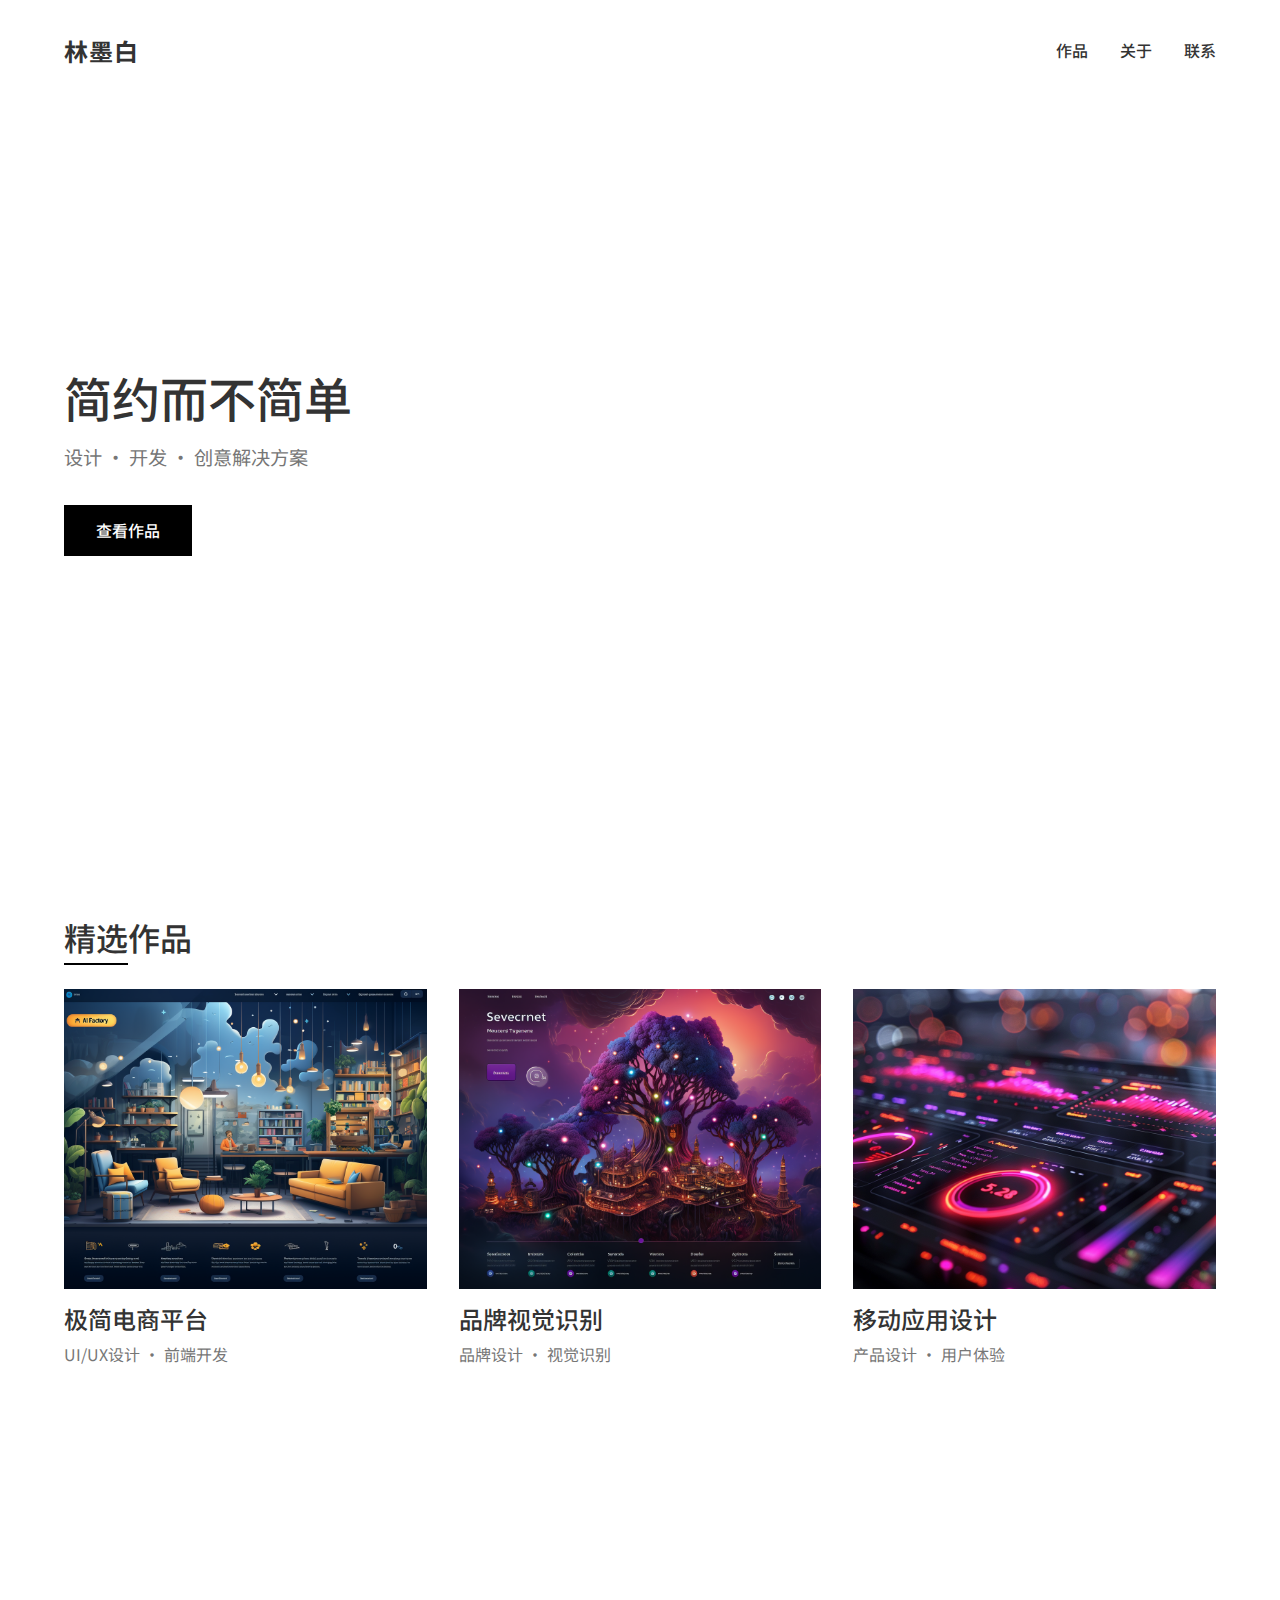
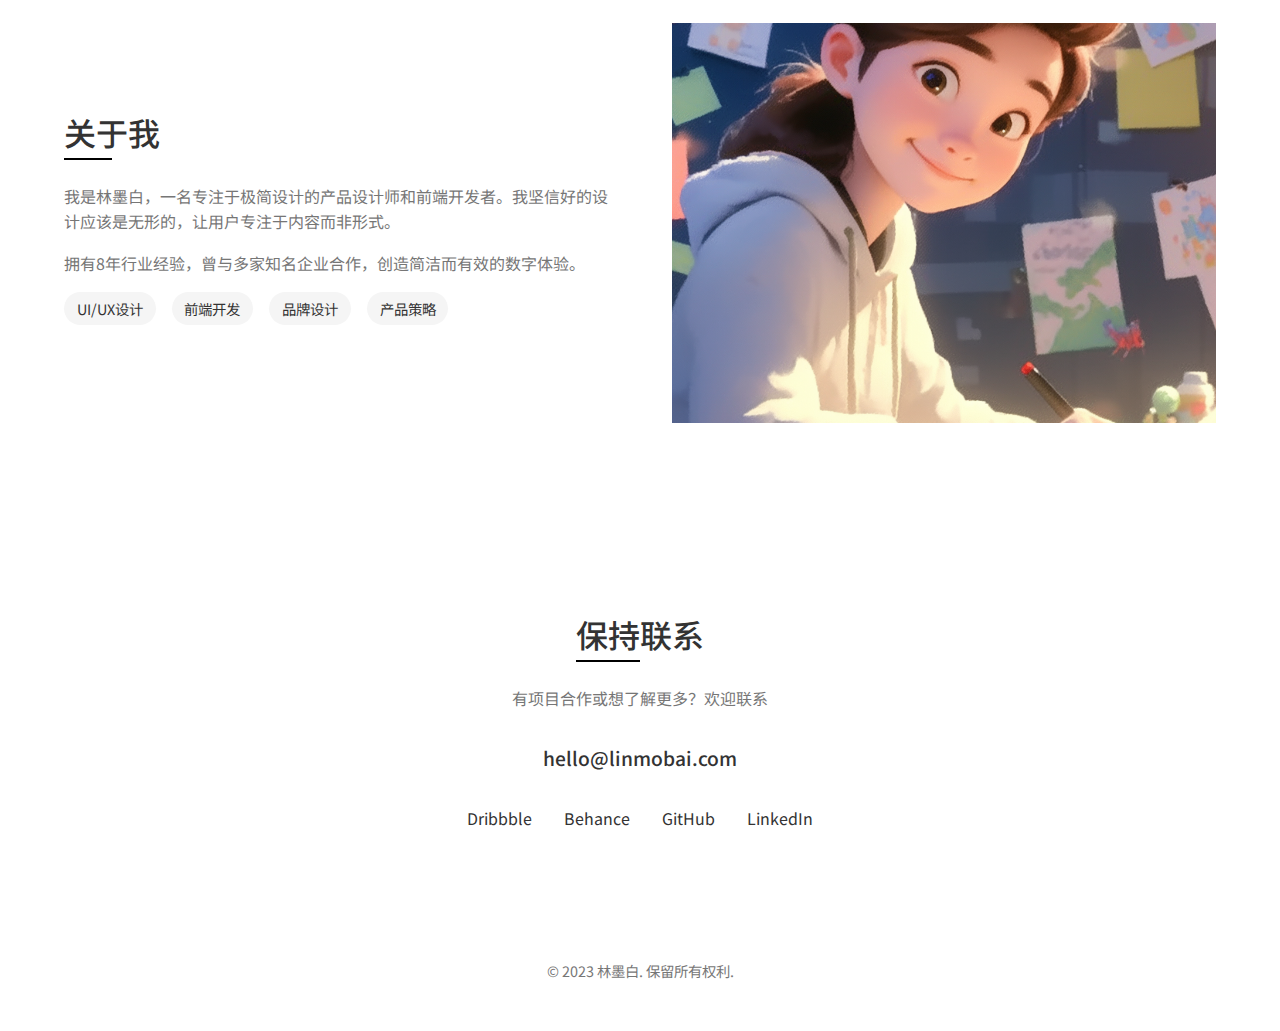
<file: index.html>
<!DOCTYPE html>
<html lang="zh-CN">
<head>
    <meta charset="UTF-8">
    <meta name="viewport" content="width=device-width, initial-scale=1.0">
    <title>林墨白 | 设计师 & 开发者</title>
    <link rel="stylesheet" href="styles.css">
    <link href="https://fonts.googleapis.com/css2?family=Noto+Sans+SC:wght@300;400;500;700&display=swap" rel="stylesheet">
</head>
<body>
    <div class="container">
        <!-- 导航栏 -->
        <nav class="navbar">
            <div class="logo">林墨白</div>
            <ul class="nav-links">
                <li><a href="#work">作品</a></li>
                <li><a href="#about">关于</a></li>
                <li><a href="#contact">联系</a></li>
            </ul>
        </nav>

        <!-- 英雄区域 -->
        <section class="hero">
            <h1>简约而不简单</h1>
            <p class="subtitle">设计 · 开发 · 创意解决方案</p>
            <a href="#work" class="cta-button">查看作品</a>
        </section>

        <!-- 作品展示 -->
        <section id="work" class="work-section">
            <h2>精选作品</h2>
            <div class="work-grid">
                <div class="work-item">
                    <div class="work-image" style="background-image: url('AI Factory.png')"></div>
                    <h3>极简电商平台</h3>
                    <p>UI/UX设计 · 前端开发</p>
                </div>
                <div class="work-item">
                    <div class="work-image" style="background-image: url('Architect.png')"></div>
                    <h3>品牌视觉识别</h3>
                    <p>品牌设计 · 视觉识别</p>
                </div>
                <div class="work-item">
                    <div class="work-image" style="background-image: url('Design.png')"></div>
                    <h3>移动应用设计</h3>
                    <p>产品设计 · 用户体验</p>
                </div>
            </div>
        </section>

        <!-- 关于我 -->
        <section id="about" class="about-section">
            <div class="about-content">
                <h2>关于我</h2>
                <p>我是林墨白，一名专注于极简设计的产品设计师和前端开发者。我坚信好的设计应该是无形的，让用户专注于内容而非形式。</p>
                <p>拥有8年行业经验，曾与多家知名企业合作，创造简洁而有效的数字体验。</p>
                <div class="skills">
                    <span>UI/UX设计</span>
                    <span>前端开发</span>
                    <span>品牌设计</span>
                    <span>产品策略</span>
                </div>
            </div>
            <div class="about-image"></div>
        </section>

        <!-- 联系 -->
        <section id="contact" class="contact-section">
            <h2>保持联系</h2>
            <p>有项目合作或想了解更多？欢迎联系</p>
            <a href="mailto:hello@linmobai.com" class="email-link">hello@linmobai.com</a>
            <div class="social-links">
                <a href="#">Dribbble</a>
                <a href="#">Behance</a>
                <a href="#">GitHub</a>
                <a href="#">LinkedIn</a>
            </div>
        </section>

        <!-- 页脚 -->
        <footer>
            <p>© 2023 林墨白. 保留所有权利.</p>
        </footer>
    </div>
</body>
</html>
</file>
<file: styles.css>
/* 基础样式 */
:root {
    --primary-color: #333333;
    --secondary-color: #767676;
    --accent-color: #000000;
    --bg-color: #ffffff;
    --light-gray: #f5f5f5;
    --spacing-unit: 24px;
}

* {
    margin: 0;
    padding: 0;
    box-sizing: border-box;
}

body {
    font-family: 'Noto Sans SC', sans-serif;
    color: var(--primary-color);
    background-color: var(--bg-color);
    line-height: 1.6;
    -webkit-font-smoothing: antialiased;
}

.container {
    max-width: 1200px;
    margin: 0 auto;
    padding: 0 var(--spacing-unit);
}

h1, h2, h3 {
    font-weight: 500;
    line-height: 1.2;
}

h1 {
    font-size: 3rem;
    margin-bottom: 1rem;
}

h2 {
    font-size: 2rem;
    margin-bottom: 2rem;
    position: relative;
    display: inline-block;
}

h2::after {
    content: '';
    position: absolute;
    bottom: -8px;
    left: 0;
    width: 50%;
    height: 2px;
    background-color: var(--accent-color);
}

h3 {
    font-size: 1.5rem;
    margin: 1rem 0 0.5rem;
}

p {
    color: var(--secondary-color);
    margin-bottom: 1rem;
}

a {
    color: var(--primary-color);
    text-decoration: none;
    transition: color 0.3s ease;
}

a:hover {
    color: var(--accent-color);
}

/* 导航栏 */
.navbar {
    display: flex;
    justify-content: space-between;
    align-items: center;
    padding: 2rem 0;
}

.logo {
    font-size: 1.5rem;
    font-weight: 700;
    letter-spacing: 1px;
}

.nav-links {
    display: flex;
    list-style: none;
}

.nav-links li {
    margin-left: 2rem;
}

.nav-links a {
    font-weight: 500;
}

/* 英雄区域 */
.hero {
    height: 80vh;
    display: flex;
    flex-direction: column;
    justify-content: center;
    align-items: flex-start;
    padding: 4rem 0;
}

.subtitle {
    font-size: 1.2rem;
    margin-bottom: 2rem;
}

.cta-button {
    padding: 0.8rem 2rem;
    background-color: var(--accent-color);
    color: white;
    border: none;
    font-weight: 500;
    transition: all 0.3s ease;
}

.cta-button:hover {
    background-color: var(--primary-color);
    color: white;
}

/* 作品展示 */
.work-section {
    padding: 6rem 0;
}

.work-grid {
    display: grid;
    grid-template-columns: repeat(auto-fit, minmax(300px, 1fr));
    gap: 2rem;
}

.work-item {
    margin-bottom: 3rem;
}

.work-image {
    height: 300px;
    background-size: cover;
    background-position: center;
    margin-bottom: 1rem;
    transition: transform 0.3s ease;
}

.work-image:hover {
    transform: scale(1.02);
}

/* 关于我 */
.about-section {
    display: grid;
    grid-template-columns: 1fr 1fr;
    gap: 4rem;
    padding: 6rem 0;
    align-items: center;
}

.about-image {
    height: 400px;
    background-color: var(--light-gray);
    background-image: url('Designer.png');
    background-size: cover;
    background-position: center;
}

.skills {
    display: flex;
    flex-wrap: wrap;
    margin-top: 1rem;
}

.skills span {
    margin-right: 1rem;
    margin-bottom: 0.5rem;
    padding: 0.3rem 0.8rem;
    background-color: var(--light-gray);
    border-radius: 20px;
    font-size: 0.9rem;
}

/* 联系 */
.contact-section {
    padding: 6rem 0;
    text-align: center;
}

.email-link {
    display: inline-block;
    font-size: 1.2rem;
    margin: 1rem 0 2rem;
    font-weight: 500;
}

.social-links {
    display: flex;
    justify-content: center;
    gap: 2rem;
}

/* 页脚 */
footer {
    padding: 2rem 0;
    text-align: center;
    color: var(--secondary-color);
    font-size: 0.9rem;
}

/* 响应式设计 */
@media (max-width: 768px) {
    .about-section {
        grid-template-columns: 1fr;
    }
    
    .about-image {
        order: -1;
        height: 300px;
    }
    
    .hero {
        height: auto;
        padding: 8rem 0;
    }
    
    h1 {
        font-size: 2.5rem;
    }
}
</file>
